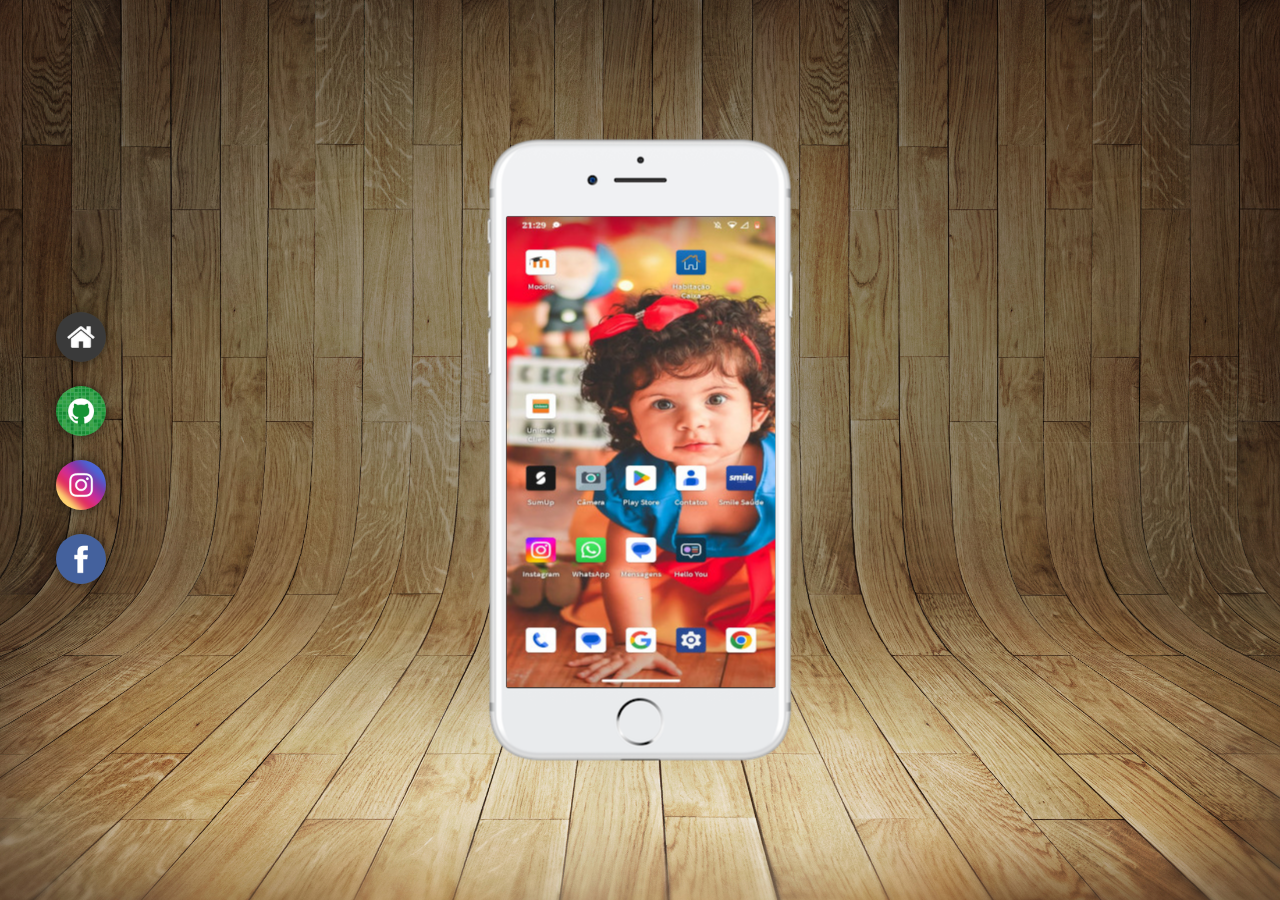
<file: index.html>
<!DOCTYPE html>
<html lang="pt-br">
<head>
    <meta charset="UTF-8">
    <meta http-equiv="X-UA-Compatible" content="IE=edge">
    <meta name="viewport" content="width=device-width, initial-scale=1.0">
    <link rel="stylesheet" href="estilos/style.css">
    <link rel="shortcut icon" href="favicon/favicon.ico" type="image/x-icon">
    <title>Projeto Redes Sociais</title>
</head>
<body>

    <main class="container">
        <section id="telefone">
            <iframe src="home.html" name="tela" id="tela" frameborder="0">
                Seu navegador não é compatível com Iframe.
            </iframe>
            
        </section>

        <section id="redes-sociais">
            <a href="home.html" target="tela"><img src="imagens/logo-home.jpg" alt="Home"></a>
            <a href="github.html" target="tela"><img src="imagens/logo-github.jpg" alt="logo-github"></a>
            <a href="instagram.html" target="tela"><img src="imagens/logo-instagram.jpg" alt="Instagram"></a>
            <a href="facebook.html" target="tela"><img src="imagens/logo-facebook.jpg" alt="Facebook"></a>
        </section>
    </main>
    
</body>
</html>
</file>
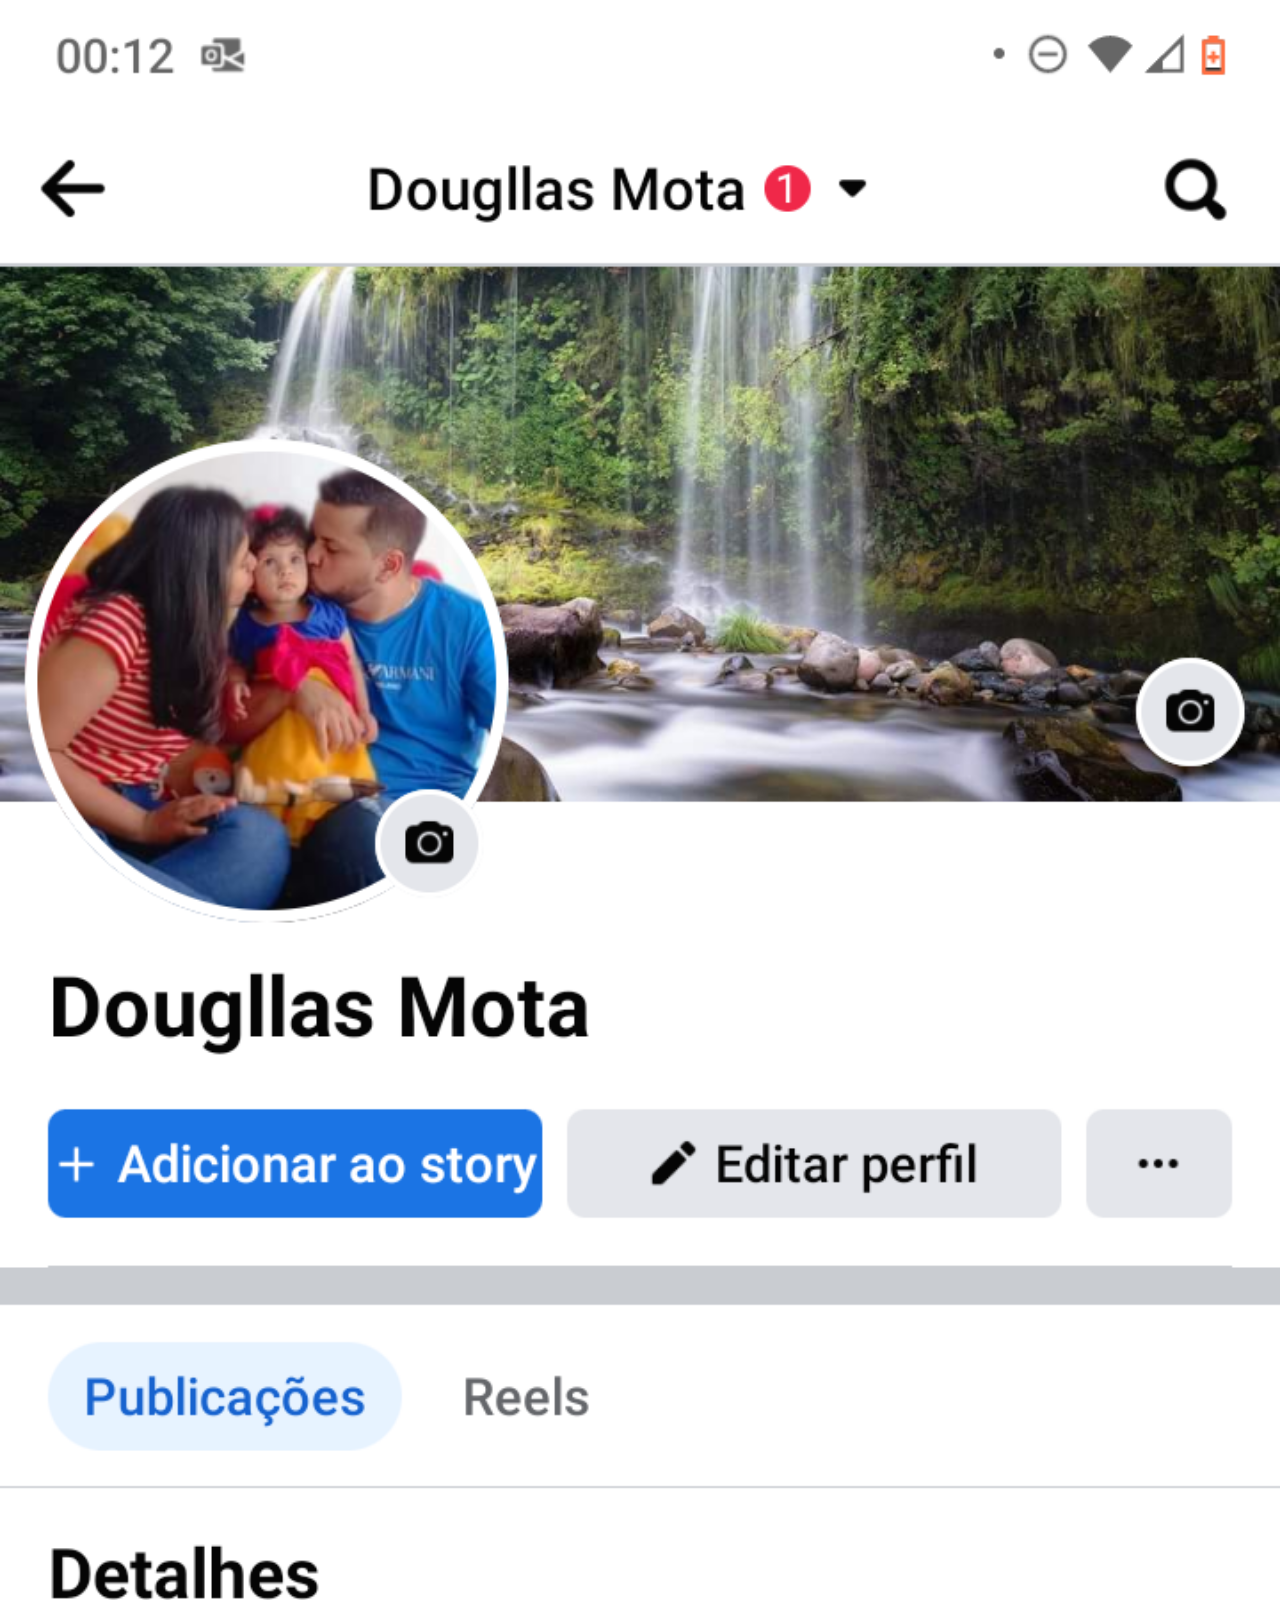
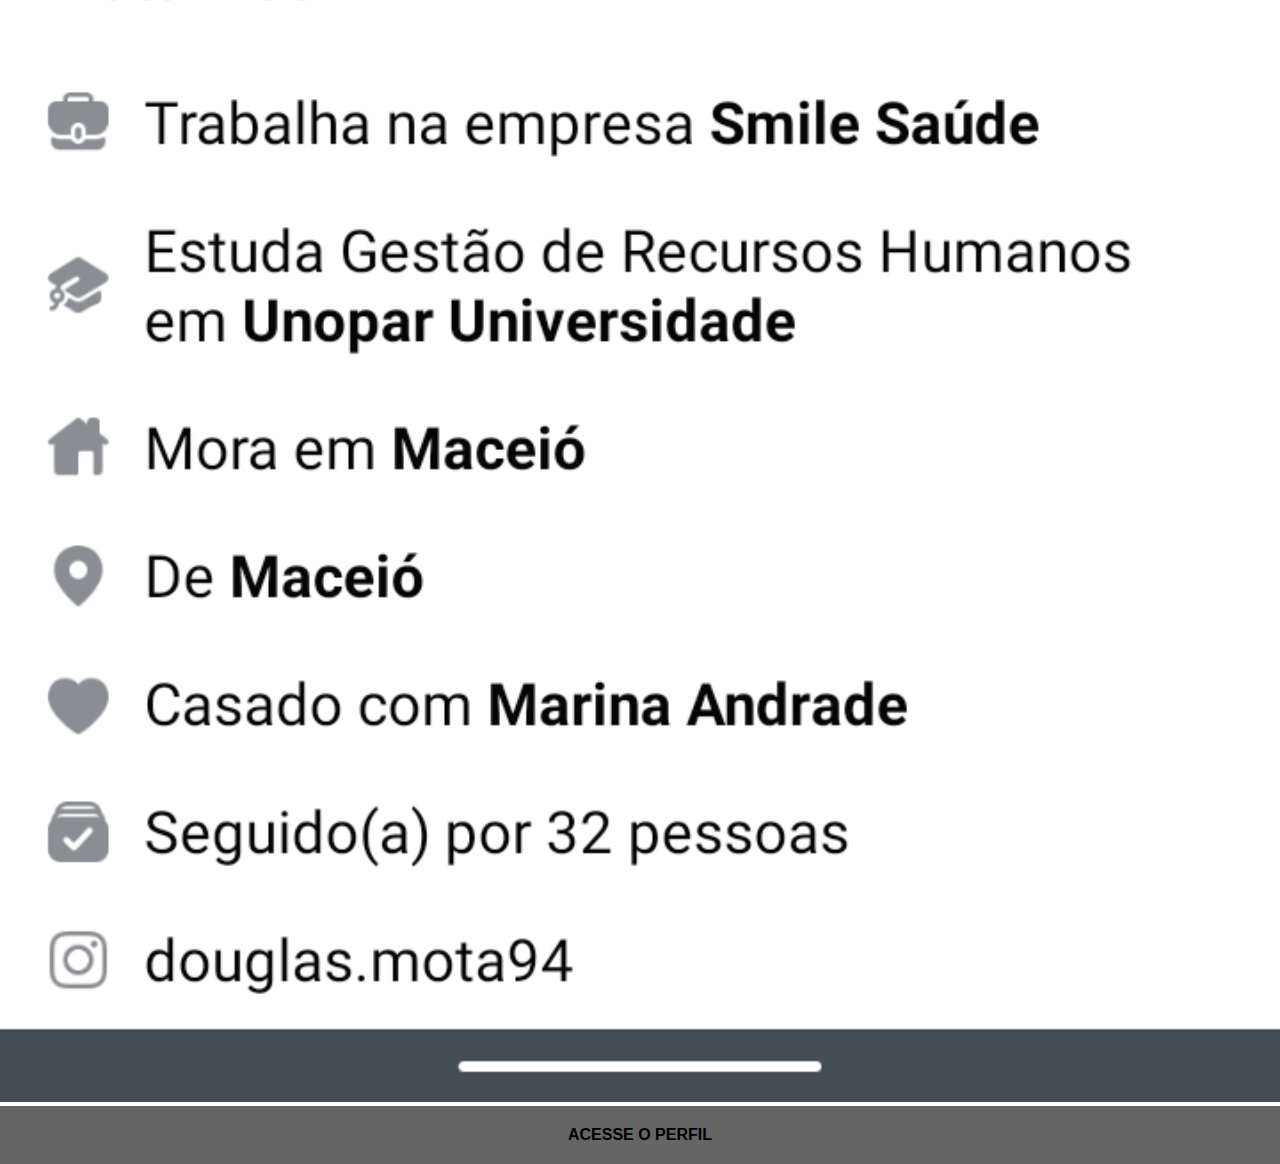
<file: facebook.html>
<!DOCTYPE html>
<html lang="pt-br">
<head>
    <meta charset="UTF-8">
    <meta http-equiv="X-UA-Compatible" content="IE=edge">
    <meta name="viewport" content="width=device-width, initial-scale=1.0">
    <title>Instagram</title>

    <style>
        * {
            margin: 0px;
            padding: 0px;
            font-family: Arial, Helvetica, sans-serif;
        }

        ::-webkit-scrollbar {
            width: 0px;
            height: 0px;
        }

        img {
            width: 100vw;
        }

        a {
            display: block;
            background-color: rgb(101, 101, 101);
            color: black;
            padding: 20px;
            text-align: center;
            text-decoration: none;
            font-weight: bolder; 
        }

        a:hover {
            background-color: rgba(0, 0, 0, 0.427);
            color: white;
        }
        a:hover::after{
            content: '';
            display: block;
            height: 2px;
            width: 150px;
            background: white;
            margin: 0 auto;
        }
    </style>

</head>
<body>
    <img src="imagens/facebook.png" alt="Facebook">

    <a href="https://www.facebook.com/dougllas.motta" target="_blank">ACESSE O PERFIL</a>
</body>
</html>
</file>
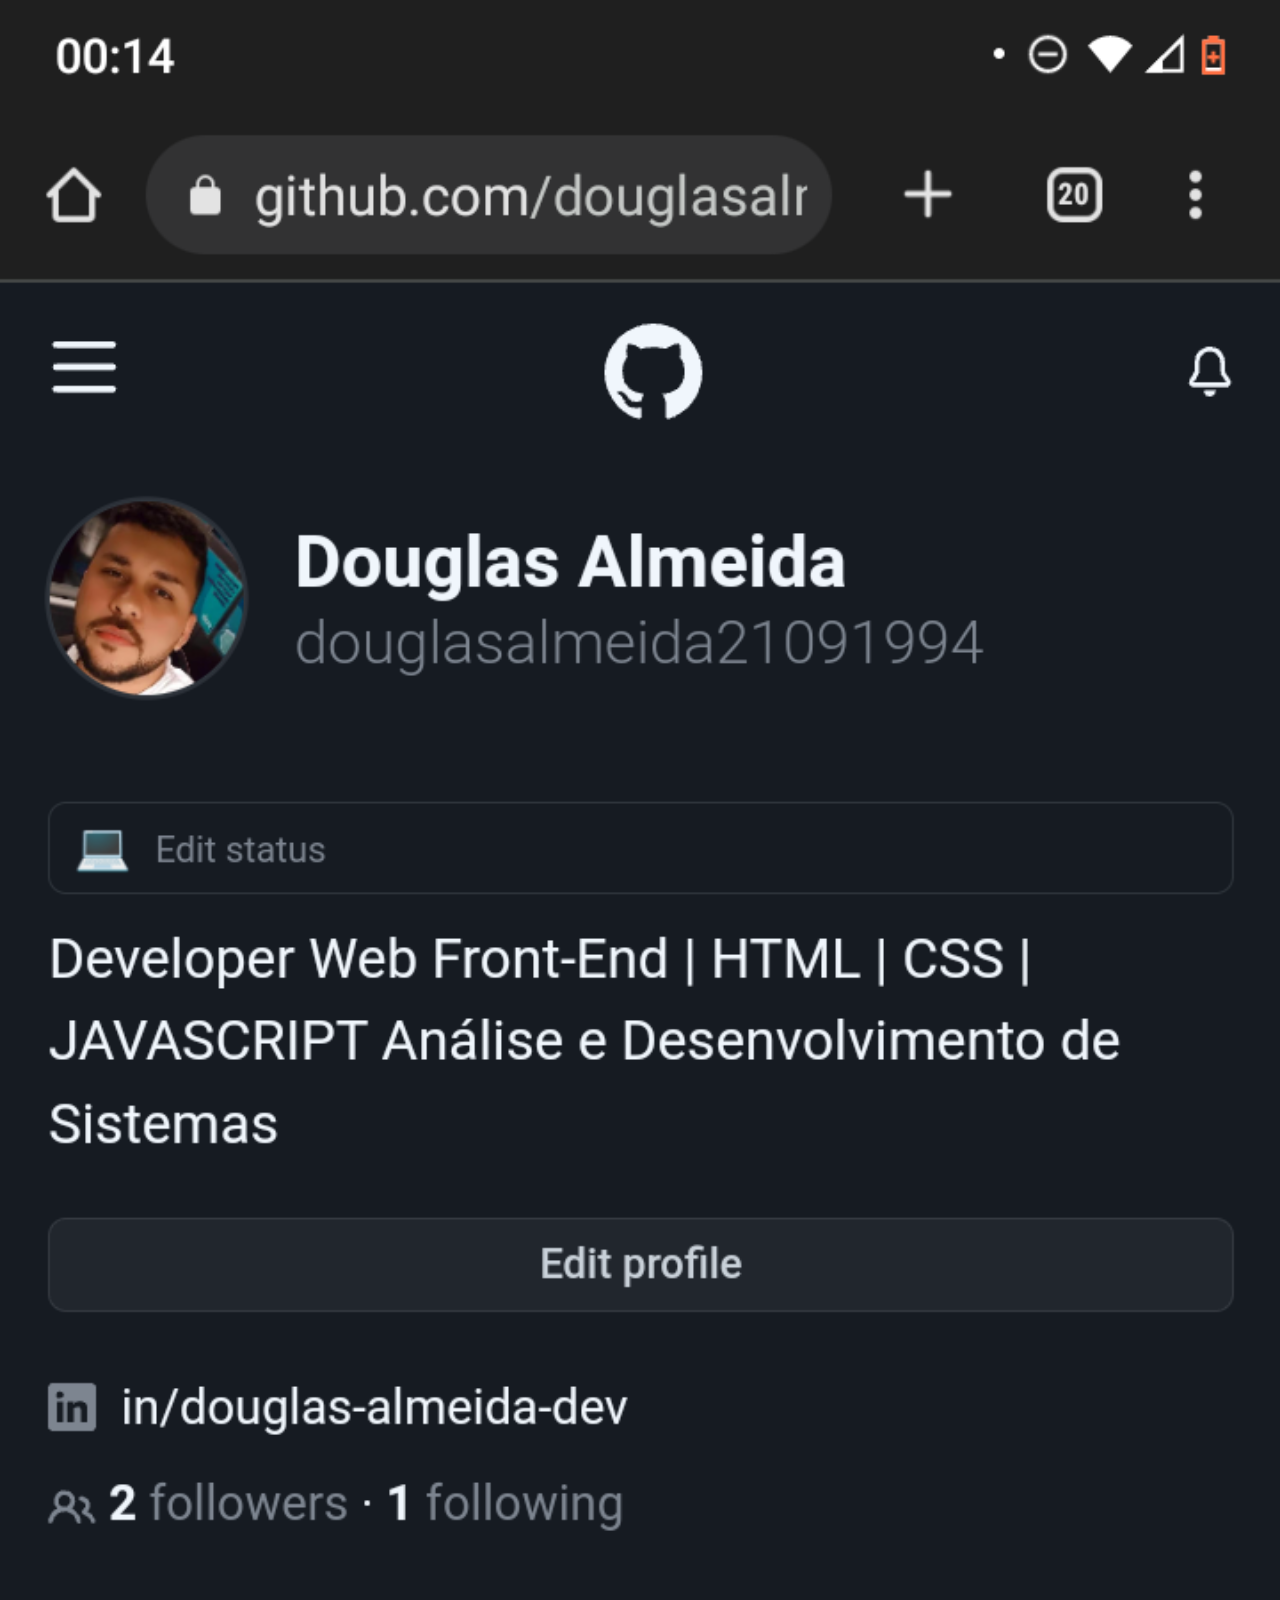
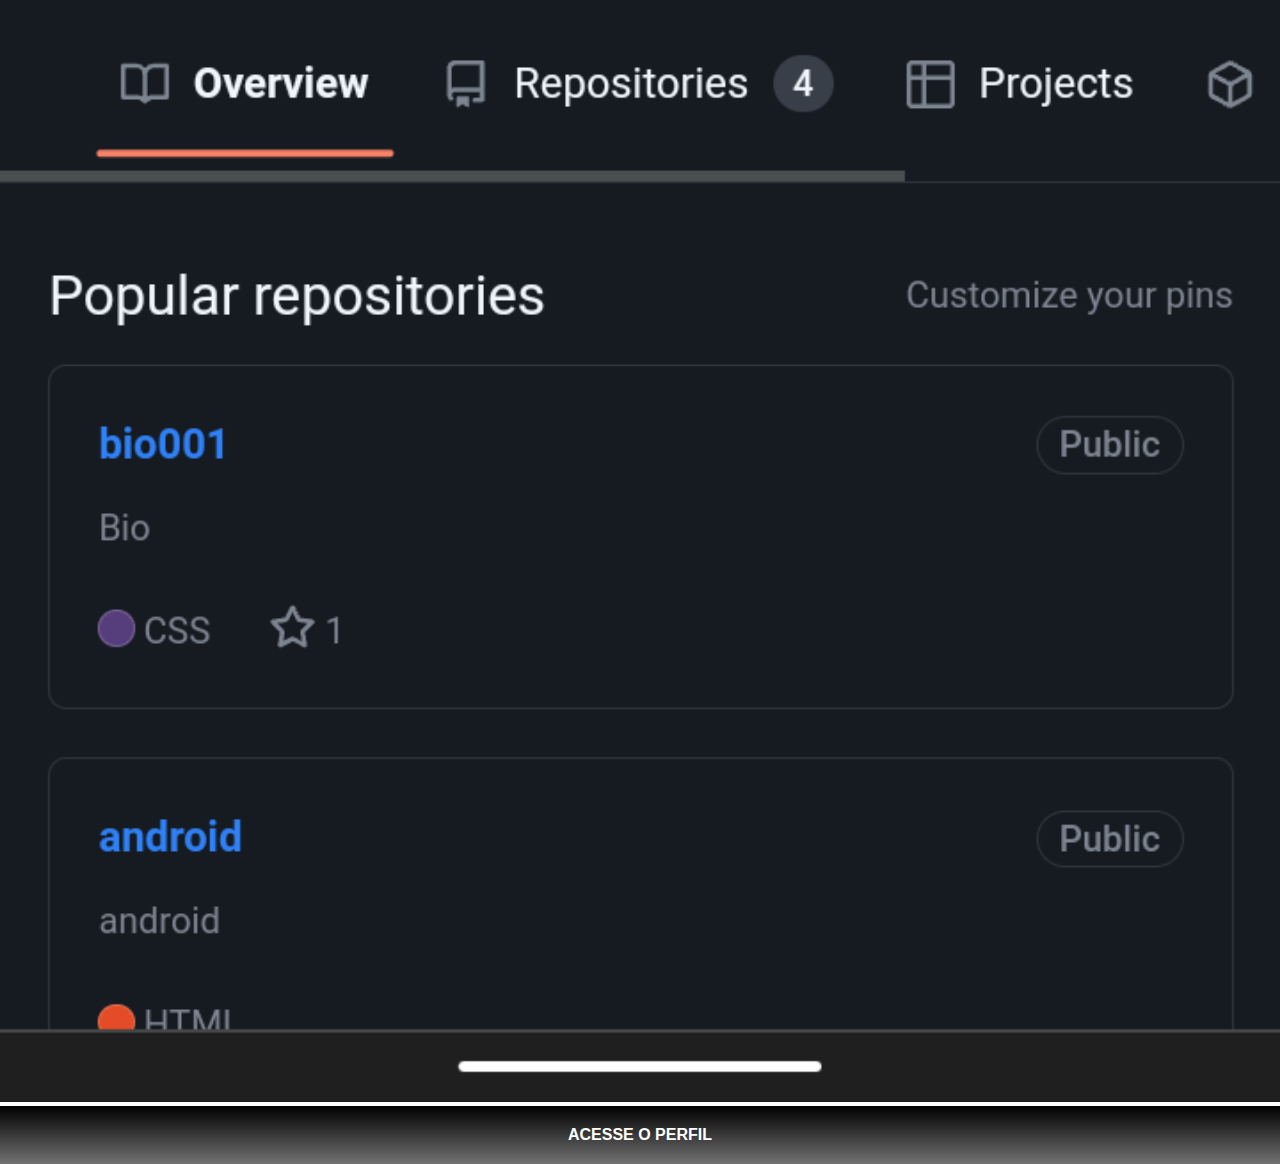
<file: github.html>
<!DOCTYPE html>
<html lang="pt-br">
<head>
    <meta charset="UTF-8">
    <meta http-equiv="X-UA-Compatible" content="IE=edge">
    <meta name="viewport" content="width=device-width, initial-scale=1.0">
    <title>GitHub</title>

    <style>
        * {
            margin: 0px;
            padding: 0px;
            font-family: Arial, Helvetica, sans-serif;
        }

        ::-webkit-scrollbar {
            width: 0px;
            height: 0px;
        }

        img {
            width: 100vw;
        }

        a {
            display: block;
            background-image: linear-gradient(to bottom, black, rgba(64, 62, 62, 0.734));
            color: white;
            padding: 20px;
            text-align: center;
            text-decoration: none;
            font-weight: bolder; 
        }

        a:hover {
            background-color: rgba(0, 0, 0, 0.427);
        }
        a:hover::after{
            content: '';
            display: block;
            height: 2px;
            width: 150px;
            background: currentColor;
            margin: 0 auto;
        }       
    </style>
    
</head>
<body>
    <img src="imagens/github.png" alt="GitHub">

    <a href="https://github.com/douglasalmeida21091994" target="_blank">ACESSE O PERFIL</a>
</body>
</html>
</file>
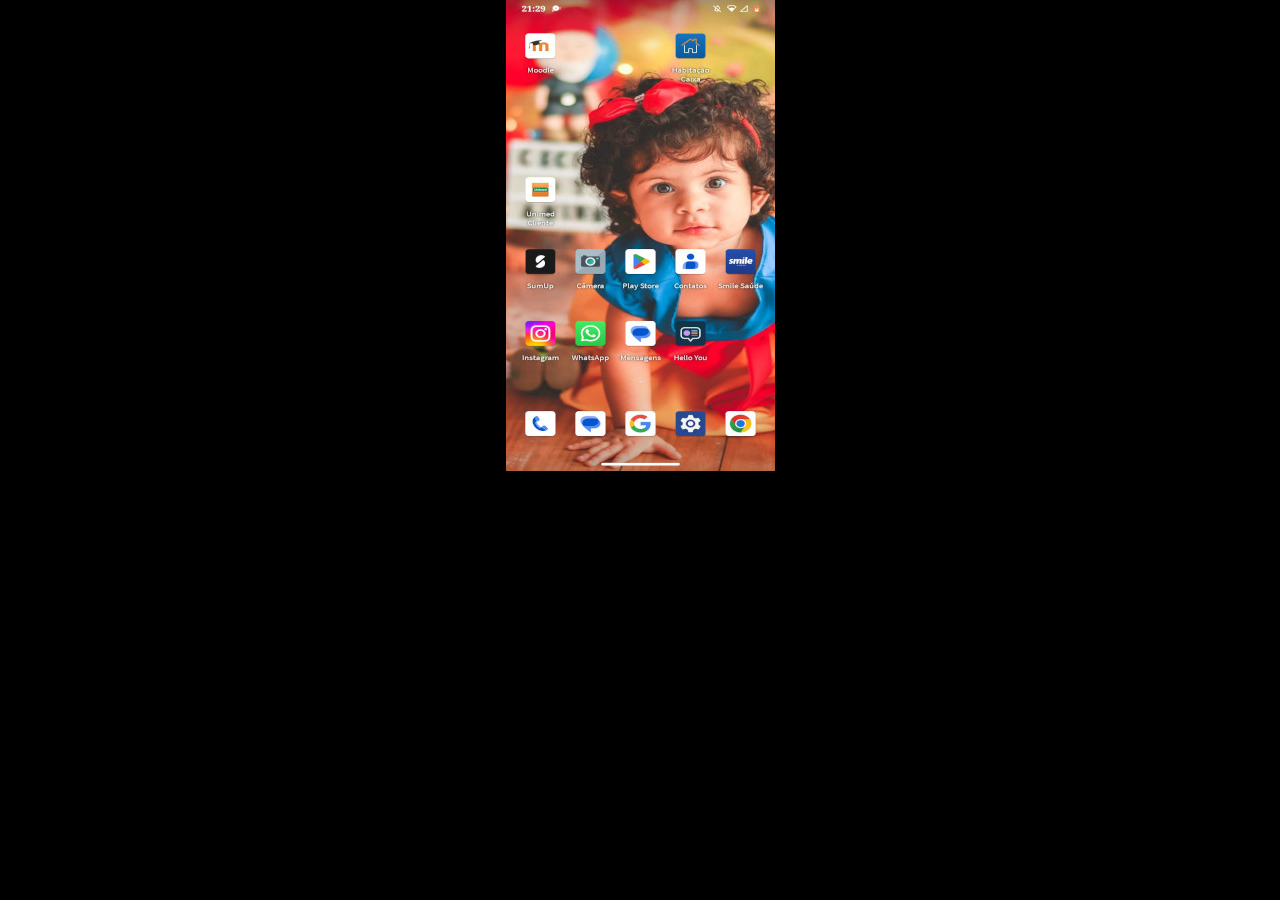
<file: home.html>
<!DOCTYPE html>
<html lang="pt-br">
<head>
    <meta charset="UTF-8">
    <meta http-equiv="X-UA-Compatible" content="IE=edge">
    <meta name="viewport" content="width=device-width, initial-scale=1.0">
    <title>Home</title>
</head>

<style>
    * {
        margin: 0px;
        padding: 0px;
    }

    body {
        width: 100vw;
        height: 100vh;
        background-color: black;
        background-image: url('imagens/tela-ceci2.jpg');
        background-repeat: no-repeat;
        background-position: top center;
    }
</style>

<body>
    
</body>
</html>
</file>
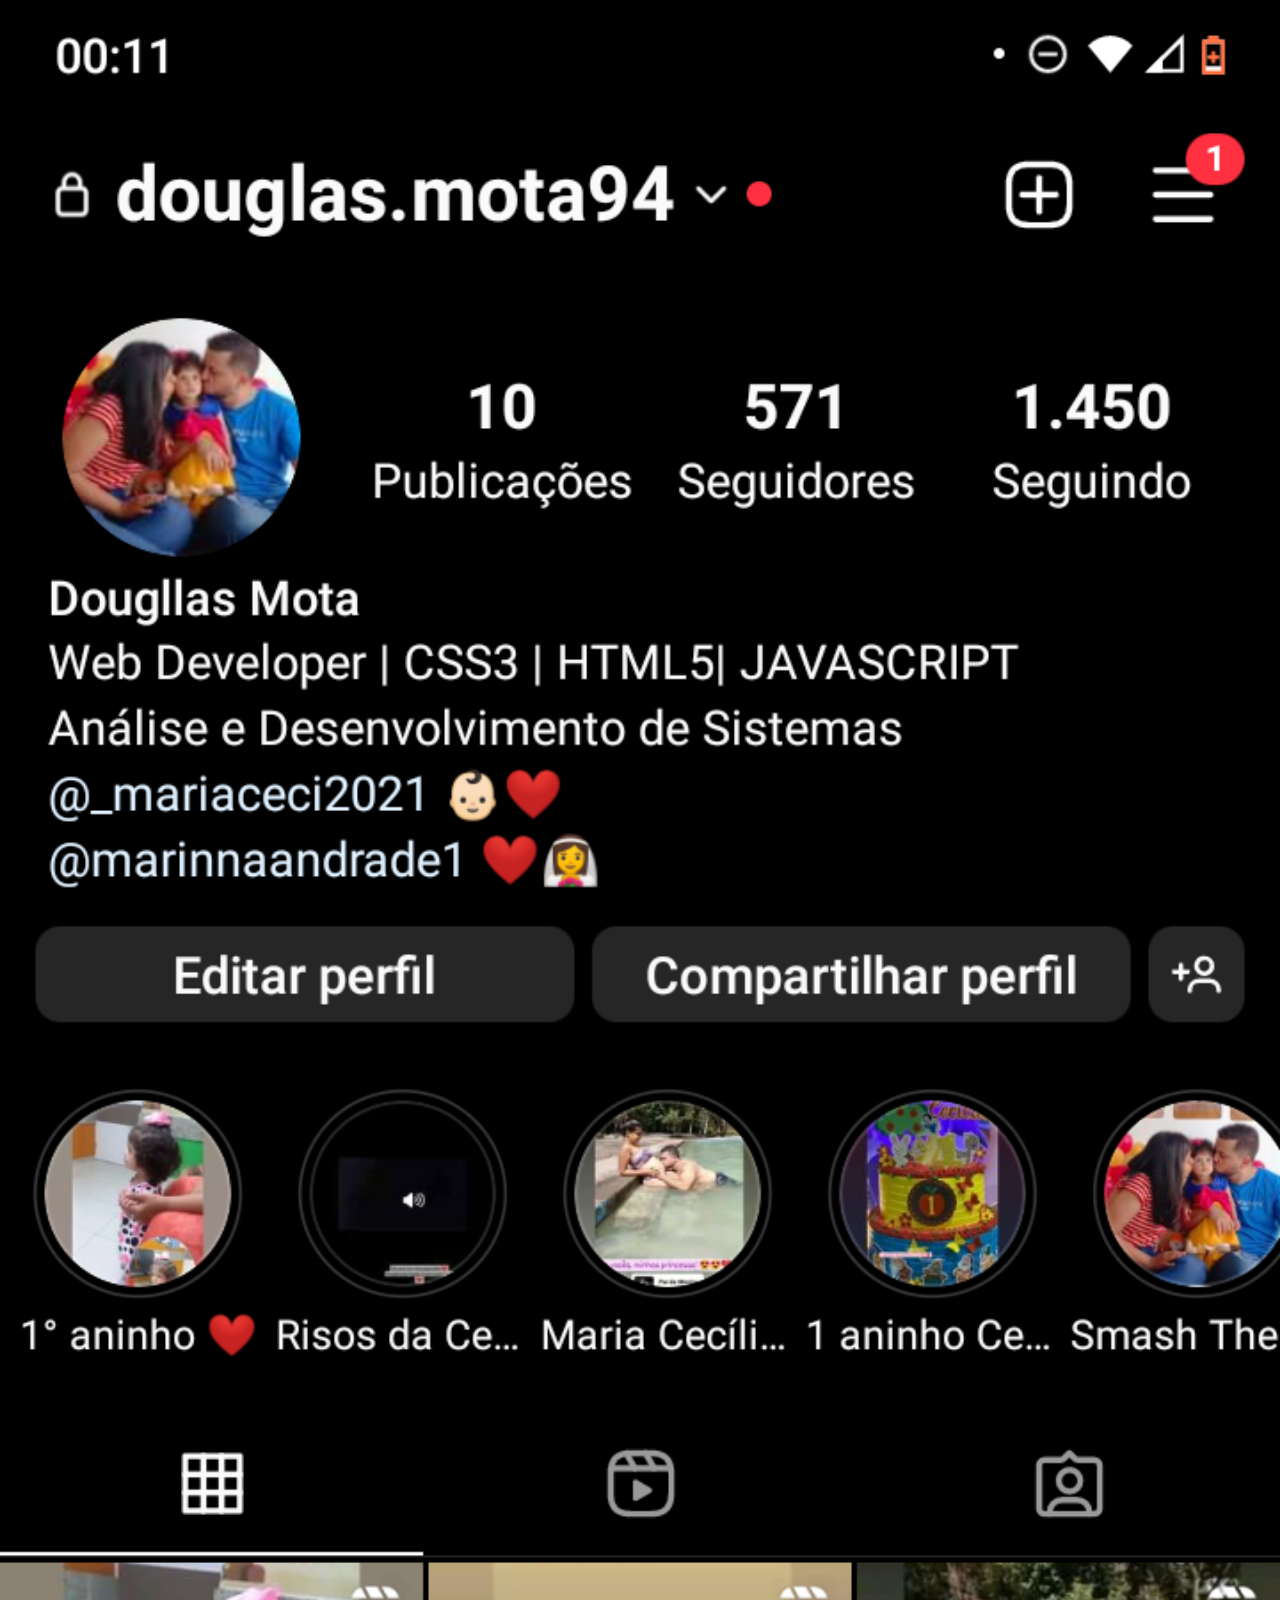
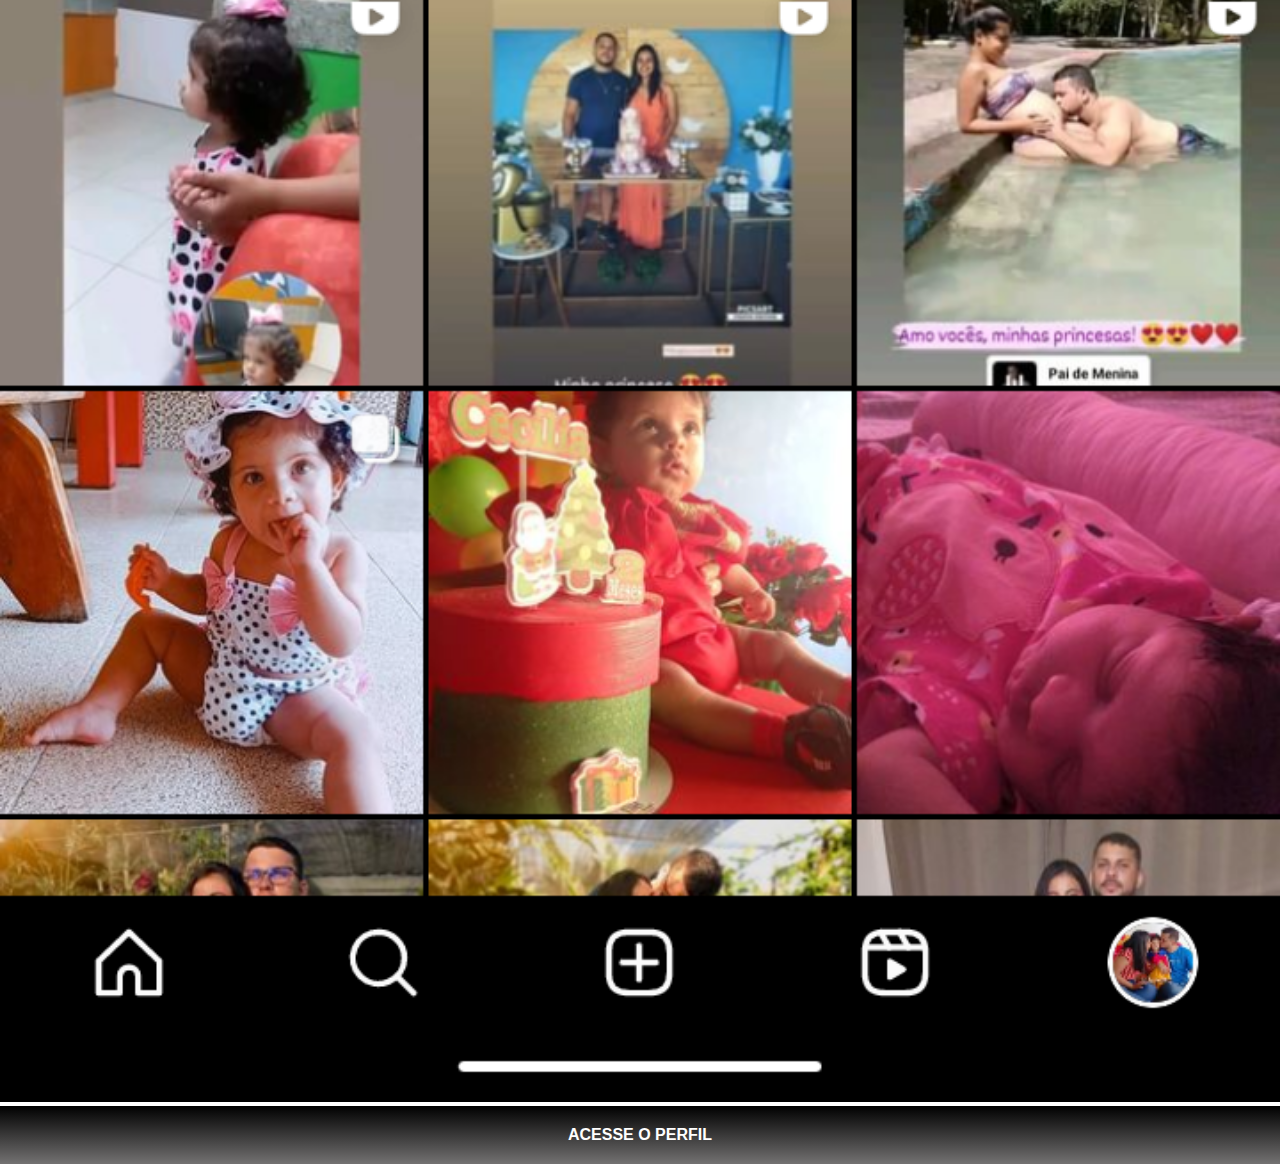
<file: instagram.html>
<!DOCTYPE html>
<html lang="pt-br">
<head>
    <meta charset="UTF-8">
    <meta http-equiv="X-UA-Compatible" content="IE=edge">
    <meta name="viewport" content="width=device-width, initial-scale=1.0">
    <title>Instagram</title>

    <style>
        * {
            margin: 0px;
            padding: 0px;
            font-family: Arial, Helvetica, sans-serif;
        }

        ::-webkit-scrollbar {
            width: 0px;
            height: 0px;
        }

        img {
            width: 100vw;
        }

        a {
            display: block;
            background-image: linear-gradient(to bottom, black, rgba(64, 62, 62, 0.734));
            color: white;
            padding: 20px;
            text-align: center;
            text-decoration: none;
            font-weight: bolder; 
        }

        a:hover {
            background-color: rgba(0, 0, 0, 0.427);
        }
        a:hover::after{
            content: '';
            display: block;
            height: 2px;
            width: 150px;
            background: currentColor;
            margin: 0 auto;
        }
    </style>

</head>
<body>
    <img src="imagens/instagram.png" alt="Instagram">

    <a href="https://instagram.com/douglas.mota94?igshid=ZDdkNTZiNTM=" target="_blank">ACESSE O PERFIL</a>
</body>
</html>
</file>
<file: estilos/style.css>
@charset "UTF-8";

/* reset zerados: */
* {
    margin: 0px;
    padding: 0px;
    font-family: Arial, Helvetica, sans-serif;
}

html, body {
    height: 100vh;
    width: 100vw;
    background-color: black;
}

body {
    background-image: url('../imagens/fundo-madeira.jpg');
    background-repeat: no-repeat;
    background-position: top center;
    background-size: cover;
    background-attachment: fixed;
    overflow: auto;
}

main {
    height: 100vh;
    position: relative;
}

.container {
    display: flex;
}

#telefone {
    height: 627px;
    width: 311px;
    position: absolute;
    top: 50%;
    left: 50%;
    transform: translate(-50%, -50%);
    background-image: url('../imagens/frame-iphone.png');
    background-repeat: no-repeat;
}

#tela {
    position: relative;
    top: 80px;
    left: 22px;
    width: 269px;
    height: 471px;
    background-size: cover;
}

#redes-sociais {
    display: flex;
    flex-direction: column;
    justify-content: center;    
    padding: 14px;
    margin-left: 2rem;
    transition: .5s;   
}

@media (max-width: 450px) {

    #redes-sociais {
        display: flex;
        flex-direction: row;
        justify-content: space-around;
        align-items: flex-end;
        margin: 0 auto;
        width: 70%;
        transition: .5s;
    }   
    
}



#redes-sociais img {
    width: 50px;
    margin: 10px;
    border-radius: 50%;
    cursor: pointer;
    box-shadow: 0 0 10px rgba(0, 0, 0, 0.521);
    box-sizing: border-box;
    transition: .3s;
}

#redes-sociais img:hover {
    border: 4px solid rgba(255, 255, 255, 0.659);
    scale: 1.2;
    transform: translate(-3px, -3px);
    box-shadow: 0px 0px 16px rgba(0, 0, 0, 0.785);
}
</file>
